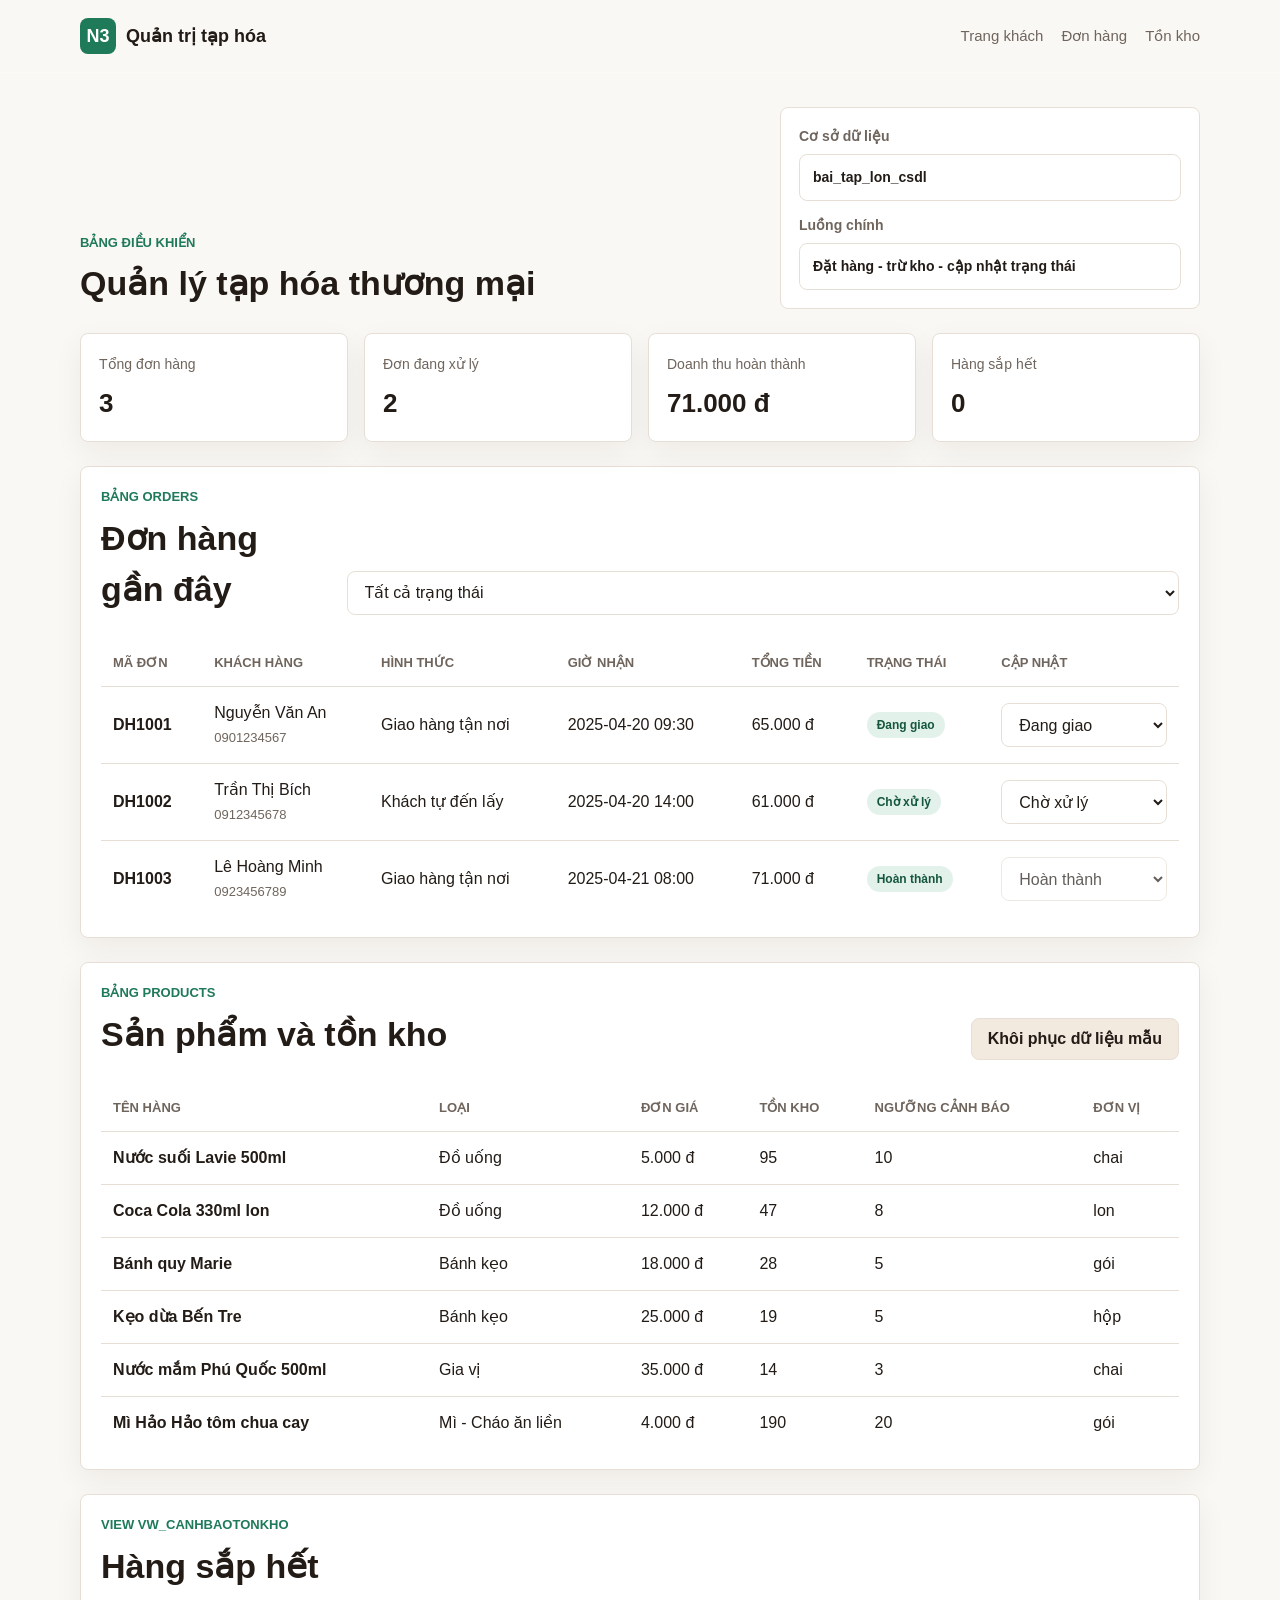
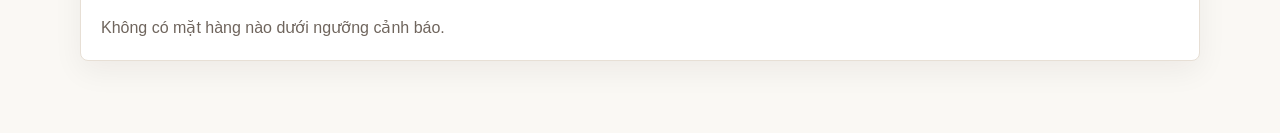
<file: admin.html>
<!doctype html>
<html lang="vi">
  <head>
    <meta charset="UTF-8" />
    <meta name="viewport" content="width=device-width, initial-scale=1.0" />
    <title>Admin - Tạp hóa Nhóm 3</title>
    <link rel="stylesheet" href="styles.css" />
  </head>
  <body class="admin-body">
    <header class="site-header">
      <nav class="navbar">
        <a class="brand" href="index.html">
          <span class="brand-mark">N3</span>
          <span>Quản trị tạp hóa</span>
        </a>
        <div class="nav-actions">
          <a href="index.html">Trang khách</a>
          <a href="#orders">Đơn hàng</a>
          <a href="#inventory">Tồn kho</a>
        </div>
      </nav>
    </header>

    <main class="admin-main shell">
      <section class="admin-hero">
        <div>
          <p class="eyebrow">Bảng điều khiển</p>
          <h1>Quản lý tạp hóa thương mại</h1>
        </div>
        <div class="admin-login">
          <label>
            Cơ sở dữ liệu
            <input value="bai_tap_lon_csdl" readonly />
          </label>
          <label>
            Luồng chính
            <input value="Đặt hàng - trừ kho - cập nhật trạng thái" readonly />
          </label>
        </div>
      </section>

      <section class="stats-grid" id="dashboardStats"></section>

      <section class="admin-section" id="orders">
        <div class="section-heading">
          <div>
            <p class="eyebrow">Bảng ORDERS</p>
            <h2>Đơn hàng gần đây</h2>
          </div>
          <select id="statusFilter">
            <option value="all">Tất cả trạng thái</option>
            <option value="cho">Chờ xử lý</option>
            <option value="dang_giao">Đang giao</option>
            <option value="xong">Hoàn thành</option>
            <option value="huy">Đã hủy</option>
          </select>
        </div>
        <div class="table-wrap">
          <table>
            <thead>
              <tr>
                <th>Mã đơn</th>
                <th>Khách hàng</th>
                <th>Hình thức</th>
                <th>Giờ nhận</th>
                <th>Tổng tiền</th>
                <th>Trạng thái</th>
                <th>Cập nhật</th>
              </tr>
            </thead>
            <tbody id="ordersTable"></tbody>
          </table>
        </div>
      </section>

      <section class="admin-section" id="inventory">
        <div class="section-heading">
          <div>
            <p class="eyebrow">Bảng PRODUCTS</p>
            <h2>Sản phẩm và tồn kho</h2>
          </div>
          <button class="secondary-button" id="resetData" type="button">Khôi phục dữ liệu mẫu</button>
        </div>
        <div class="table-wrap">
          <table>
            <thead>
              <tr>
                <th>Tên hàng</th>
                <th>Loại</th>
                <th>Đơn giá</th>
                <th>Tồn kho</th>
                <th>Ngưỡng cảnh báo</th>
                <th>Đơn vị</th>
              </tr>
            </thead>
            <tbody id="productsTable"></tbody>
          </table>
        </div>
      </section>

      <section class="admin-section">
        <div class="section-heading">
          <div>
            <p class="eyebrow">View vw_CanhBaoTonKho</p>
            <h2>Hàng sắp hết</h2>
          </div>
        </div>
        <div id="lowStockList" class="warning-list"></div>
      </section>
    </main>

    <div class="toast" id="toast"></div>
    <script src="data.js"></script>
    <script src="admin.js"></script>
  </body>
</html>
</file>
<file: styles.css>
:root {
  --bg: #faf8f4;
  --surface: #ffffff;
  --ink: #221b16;
  --muted: #6f655d;
  --line: #e7dfd5;
  --accent: #1f7a5a;
  --accent-dark: #15563f;
  --warm: #c76832;
  --soft: #f2eadf;
  --danger: #b4483b;
  --shadow: 0 18px 45px rgba(41, 29, 20, 0.14);
}

* {
  box-sizing: border-box;
}

html {
  scroll-behavior: smooth;
}

body {
  margin: 0;
  background: var(--bg);
  color: var(--ink);
  font-family: Arial, Helvetica, sans-serif;
  line-height: 1.5;
}

a {
  color: inherit;
  text-decoration: none;
}

button,
input,
textarea,
select {
  font: inherit;
}

img {
  display: block;
  max-width: 100%;
}

.shell {
  width: min(1120px, calc(100% - 32px));
  margin: 0 auto;
}

.site-header {
  position: sticky;
  top: 0;
  z-index: 20;
  border-bottom: 1px solid rgba(255, 255, 255, 0.3);
  background: rgba(250, 248, 244, 0.88);
  backdrop-filter: blur(14px);
}

.navbar {
  width: min(1120px, calc(100% - 32px));
  min-height: 72px;
  margin: 0 auto;
  display: flex;
  align-items: center;
  justify-content: space-between;
  gap: 18px;
}

.brand {
  display: flex;
  align-items: center;
  gap: 10px;
  font-weight: 800;
  font-size: 18px;
}

.brand-mark {
  display: grid;
  width: 36px;
  height: 36px;
  place-items: center;
  border-radius: 8px;
  background: var(--accent);
  color: white;
}

.nav-actions {
  display: flex;
  align-items: center;
  gap: 18px;
  color: var(--muted);
  font-size: 15px;
}

.cart-button,
.primary-button,
.secondary-button,
.primary-link,
.secondary-link {
  display: inline-flex;
  align-items: center;
  justify-content: center;
  min-height: 42px;
  border-radius: 8px;
  border: 1px solid transparent;
  cursor: pointer;
  font-weight: 700;
}

.cart-button {
  gap: 8px;
  padding: 0 14px;
  color: white;
  background: var(--ink);
}

.cart-button span {
  min-width: 24px;
  height: 24px;
  display: grid;
  place-items: center;
  border-radius: 999px;
  background: var(--warm);
}

.primary-button,
.primary-link {
  padding: 0 18px;
  color: white;
  background: var(--accent);
}

.primary-button:hover,
.primary-link:hover {
  background: var(--accent-dark);
}

.secondary-button,
.secondary-link {
  padding: 0 16px;
  color: var(--ink);
  background: var(--soft);
  border-color: var(--line);
}

.secondary-button:disabled {
  cursor: not-allowed;
  color: var(--muted);
  background: #eee9e2;
}

.hero {
  position: relative;
  min-height: 620px;
  display: flex;
  align-items: end;
  background:
    linear-gradient(90deg, rgba(25, 18, 12, 0.82), rgba(25, 18, 12, 0.22)),
    url("https://images.unsplash.com/photo-1509042239860-f550ce710b93?auto=format&fit=crop&w=1800&q=80")
      center/cover;
}

.grocery-hero {
  background:
    linear-gradient(90deg, rgba(19, 28, 21, 0.84), rgba(19, 28, 21, 0.2)),
    url("https://images.unsplash.com/photo-1542838132-92c53300491e?auto=format&fit=crop&w=1800&q=80")
      center/cover;
}

.hero-content {
  position: relative;
  z-index: 1;
  width: min(1120px, calc(100% - 32px));
  margin: 0 auto;
  padding: 0 0 78px;
  color: white;
}

.hero-content h1 {
  margin: 8px 0 14px;
  max-width: 650px;
  font-size: clamp(46px, 7vw, 86px);
  line-height: 0.98;
  letter-spacing: 0;
}

.hero-content p {
  max-width: 560px;
  color: rgba(255, 255, 255, 0.86);
  font-size: 18px;
}

.hero-actions {
  display: flex;
  flex-wrap: wrap;
  gap: 12px;
  margin-top: 28px;
}

.section {
  padding: 72px 0;
}

.section-heading {
  display: flex;
  align-items: end;
  justify-content: space-between;
  gap: 18px;
  margin-bottom: 24px;
}

.section-heading h2,
.checkout-section h2,
.admin-hero h1 {
  margin: 0;
  font-size: 34px;
  letter-spacing: 0;
}

.eyebrow {
  margin: 0 0 6px;
  color: var(--accent);
  font-size: 13px;
  font-weight: 800;
  letter-spacing: 0;
  text-transform: uppercase;
}

.search-box input,
label input,
label textarea,
label select,
.tracking-form input,
.admin-login input,
.section-heading select,
td select {
  width: 100%;
  border: 1px solid var(--line);
  border-radius: 8px;
  background: white;
  color: var(--ink);
  outline: none;
}

.search-box input,
.tracking-form input,
.section-heading select,
td select {
  min-height: 44px;
  padding: 0 13px;
}

.search-box {
  min-width: 260px;
}

.category-tabs {
  display: flex;
  gap: 10px;
  overflow-x: auto;
  padding-bottom: 10px;
}

.category-tabs button {
  min-height: 40px;
  padding: 0 16px;
  border: 1px solid var(--line);
  border-radius: 999px;
  background: white;
  color: var(--muted);
  cursor: pointer;
  white-space: nowrap;
}

.category-tabs button.active {
  color: white;
  background: var(--ink);
  border-color: var(--ink);
}

.product-grid {
  display: grid;
  grid-template-columns: repeat(4, minmax(0, 1fr));
  gap: 18px;
  margin-top: 18px;
}

.product-card {
  min-height: 390px;
  display: flex;
  flex-direction: column;
  overflow: hidden;
  border: 1px solid var(--line);
  border-radius: 8px;
  background: var(--surface);
  box-shadow: 0 10px 30px rgba(35, 23, 14, 0.06);
}

.product-card img {
  width: 100%;
  aspect-ratio: 4 / 3;
  object-fit: cover;
}

.product-content {
  flex: 1;
  display: flex;
  flex-direction: column;
  justify-content: space-between;
  gap: 14px;
  padding: 16px;
}

.product-content h3 {
  margin: 8px 0 6px;
  font-size: 20px;
}

.product-content p {
  margin: 0;
  color: var(--muted);
  font-size: 14px;
}

.pill,
.status-badge {
  display: inline-flex;
  align-items: center;
  min-height: 26px;
  padding: 0 10px;
  border-radius: 999px;
  color: var(--accent-dark);
  background: #e3f1eb;
  font-size: 12px;
  font-weight: 800;
}

.product-bottom,
.summary-row,
.summary-item,
.cart-item,
.tracking-card {
  display: flex;
  align-items: center;
  justify-content: space-between;
  gap: 14px;
}

.product-bottom > div {
  display: grid;
  gap: 4px;
}

.stock-text {
  color: var(--muted);
  font-size: 13px;
  font-weight: 700;
}

.stock-warning {
  color: var(--danger);
}

.checkout-section {
  background: #efe6d8;
}

.checkout-layout {
  display: grid;
  grid-template-columns: minmax(0, 1.2fr) minmax(320px, 0.8fr);
  gap: 28px;
  align-items: start;
}

.checkout-form,
.admin-login {
  display: grid;
  gap: 14px;
}

label {
  display: grid;
  gap: 7px;
  color: var(--muted);
  font-size: 14px;
  font-weight: 700;
}

label input,
label textarea,
label select,
.admin-login input {
  padding: 12px 13px;
}

.order-summary,
.admin-section,
.stat-card {
  border: 1px solid var(--line);
  border-radius: 8px;
  background: var(--surface);
  box-shadow: 0 10px 30px rgba(35, 23, 14, 0.06);
}

.order-summary {
  position: sticky;
  top: 96px;
  padding: 20px;
}

.order-summary h3 {
  margin: 0 0 16px;
}

.summary-list {
  display: grid;
  gap: 10px;
  padding-bottom: 16px;
  border-bottom: 1px solid var(--line);
}

.summary-row {
  padding: 12px 0;
  color: var(--muted);
}

.summary-row.total {
  color: var(--ink);
  font-size: 18px;
}

.tracking-form {
  display: flex;
  gap: 10px;
  max-width: 620px;
}

.tracking-result {
  margin-top: 18px;
}

.tracking-card {
  max-width: 620px;
  padding: 18px;
  border: 1px solid var(--line);
  border-radius: 8px;
  background: white;
}

.cart-panel {
  position: fixed;
  top: 0;
  right: 0;
  z-index: 40;
  width: min(420px, 100%);
  height: 100dvh;
  display: flex;
  flex-direction: column;
  background: white;
  box-shadow: var(--shadow);
  transform: translateX(105%);
  transition: transform 0.2s ease;
}

.cart-panel.open {
  transform: translateX(0);
}

.cart-header,
.cart-footer {
  padding: 18px;
  border-bottom: 1px solid var(--line);
}

.cart-footer {
  margin-top: auto;
  border-top: 1px solid var(--line);
  border-bottom: 0;
}

.cart-header {
  display: flex;
  align-items: center;
  justify-content: space-between;
}

.cart-header h2 {
  margin: 0;
}

.icon-button {
  width: 38px;
  height: 38px;
  border: 1px solid var(--line);
  border-radius: 8px;
  background: white;
  cursor: pointer;
}

.cart-items {
  display: grid;
  gap: 12px;
  padding: 18px;
  overflow: auto;
}

.cart-item {
  padding: 14px;
  border: 1px solid var(--line);
  border-radius: 8px;
}

.cart-item span {
  display: block;
  color: var(--muted);
  font-size: 13px;
}

.quantity-control {
  display: grid;
  grid-template-columns: 34px 30px 34px;
  align-items: center;
  text-align: center;
}

.quantity-control button {
  height: 34px;
  border: 1px solid var(--line);
  border-radius: 8px;
  background: var(--soft);
  cursor: pointer;
}

.full {
  width: 100%;
}

.backdrop {
  position: fixed;
  inset: 0;
  z-index: 30;
  background: rgba(20, 14, 10, 0.38);
  opacity: 0;
  pointer-events: none;
  transition: opacity 0.2s ease;
}

.backdrop.show {
  opacity: 1;
  pointer-events: auto;
}

.toast {
  position: fixed;
  right: 18px;
  bottom: 18px;
  z-index: 60;
  max-width: min(360px, calc(100% - 36px));
  padding: 14px 16px;
  border-radius: 8px;
  color: white;
  background: var(--ink);
  box-shadow: var(--shadow);
  transform: translateY(18px);
  opacity: 0;
  pointer-events: none;
  transition: 0.2s ease;
}

.toast.show {
  transform: translateY(0);
  opacity: 1;
}

.empty-text {
  margin: 0;
  color: var(--muted);
}

.admin-main {
  padding: 34px 0 72px;
}

.admin-hero {
  display: grid;
  grid-template-columns: 1fr minmax(280px, 420px);
  gap: 24px;
  align-items: end;
  margin-bottom: 24px;
}

.admin-login {
  padding: 18px;
  border: 1px solid var(--line);
  border-radius: 8px;
  background: white;
}

.stats-grid {
  display: grid;
  grid-template-columns: repeat(4, 1fr);
  gap: 16px;
  margin-bottom: 24px;
}

.stat-card {
  padding: 18px;
}

.stat-card span {
  color: var(--muted);
  font-size: 14px;
}

.stat-card strong {
  display: block;
  margin-top: 8px;
  font-size: 26px;
}

.admin-section {
  margin-top: 24px;
  padding: 20px;
}

.table-wrap {
  overflow-x: auto;
}

table {
  width: 100%;
  border-collapse: collapse;
  min-width: 760px;
}

th,
td {
  padding: 14px 12px;
  border-bottom: 1px solid var(--line);
  text-align: left;
  vertical-align: middle;
}

th {
  color: var(--muted);
  font-size: 13px;
  text-transform: uppercase;
}

tr:last-child td {
  border-bottom: 0;
}

.muted-cell {
  color: var(--muted);
  font-size: 13px;
}

.low-stock-row {
  background: #fff7ed;
}

.warning-list {
  display: grid;
  gap: 12px;
}

.warning-item {
  display: flex;
  align-items: center;
  justify-content: space-between;
  gap: 16px;
  padding: 14px;
  border: 1px solid #f0c8a8;
  border-radius: 8px;
  background: #fff7ed;
}

.warning-item strong,
.warning-item span {
  display: block;
}

.warning-item span,
.warning-item p {
  margin: 0;
  color: var(--muted);
  font-size: 14px;
}

@media (max-width: 900px) {
  .nav-actions {
    gap: 10px;
    font-size: 14px;
  }

  .product-grid {
    grid-template-columns: repeat(2, minmax(0, 1fr));
  }

  .checkout-layout,
  .admin-hero,
  .stats-grid {
    grid-template-columns: 1fr;
  }

  .order-summary {
    position: static;
  }
}

@media (max-width: 640px) {
  .navbar {
    align-items: flex-start;
    flex-direction: column;
    padding: 14px 0;
  }

  .nav-actions {
    width: 100%;
    flex-wrap: wrap;
  }

  .hero {
    min-height: 560px;
  }

  .section {
    padding: 52px 0;
  }

  .section-heading {
    align-items: stretch;
    flex-direction: column;
  }

  .search-box {
    min-width: 0;
  }

  .product-grid {
    grid-template-columns: 1fr;
  }

  .tracking-form {
    flex-direction: column;
  }
}
</file>
